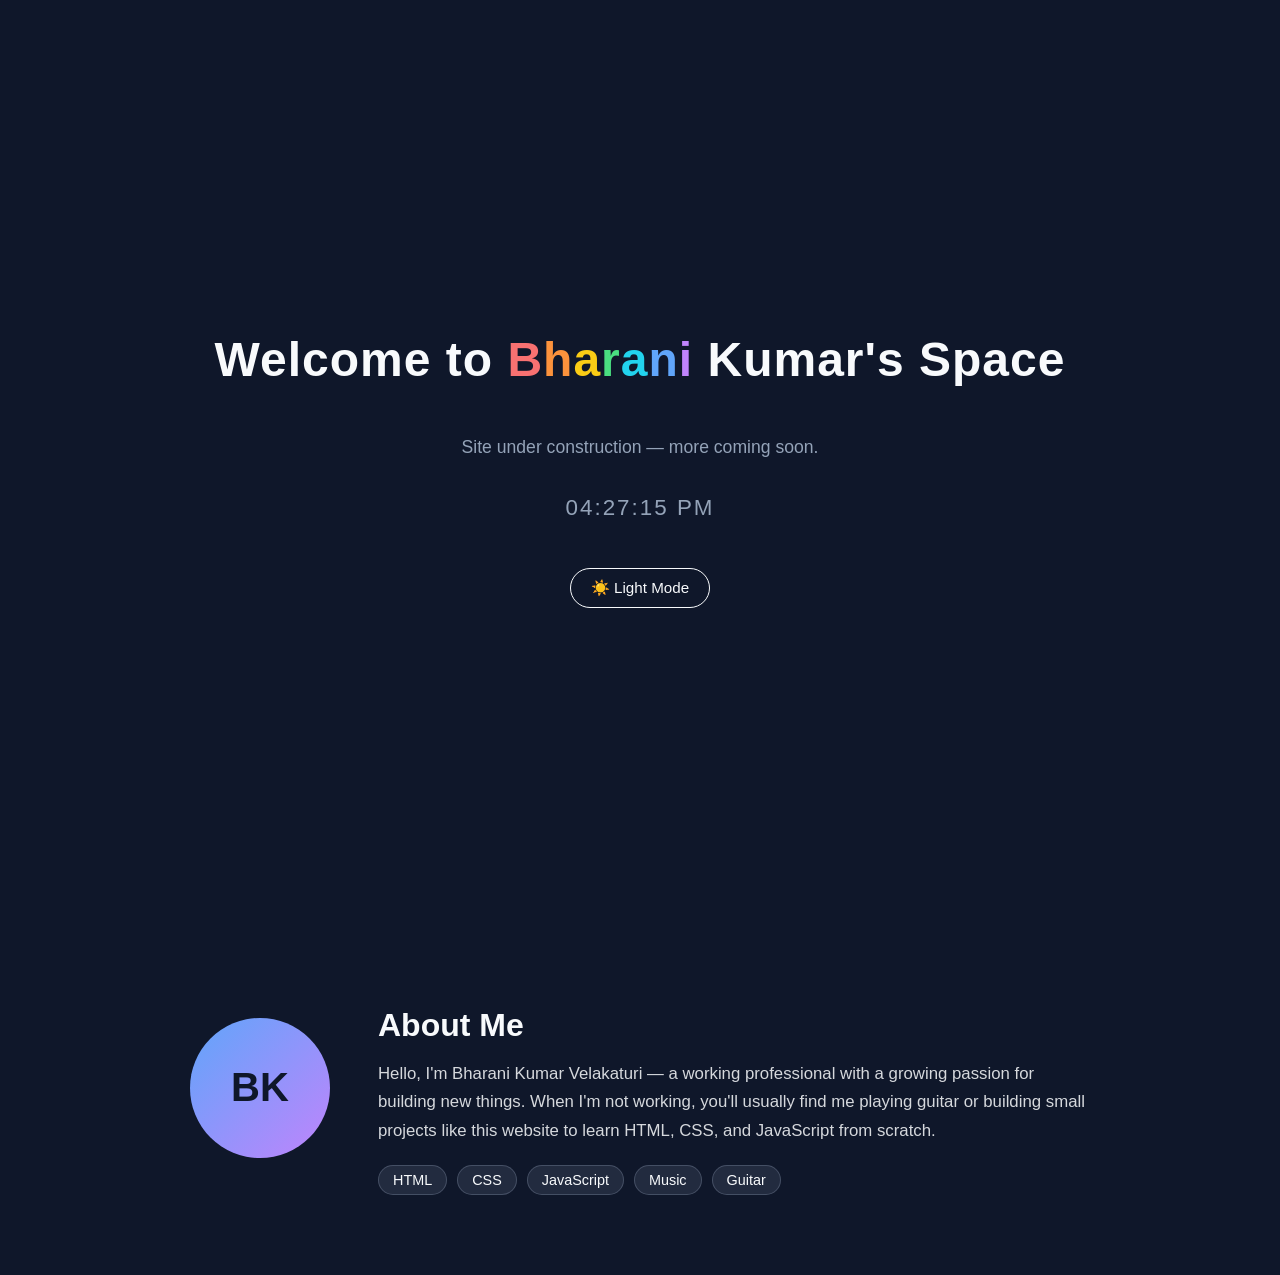
<file: index.html>
<!DOCTYPE html>
<html lang="en">
<head>
  <meta charset="UTF-8">
  <meta name="viewport" content="width=device-width, initial-scale=1.0">
  <title>Bharani Kumar Velakaturi</title>

  <!-- This line connects the CSS file to this page -->
  <link rel="stylesheet" href="style.css">
</head>
<body>
  <!-- HERO: the big welcome section you already had -->
  <section class="hero">
    <h1>Welcome to <span class="name"><span>B</span><span>h</span><span>a</span><span>r</span><span>a</span><span>n</span><span>i</span></span> Kumar's Space</h1>
    <p>Site under construction — more coming soon.</p>

    <!-- This empty element will be filled in by JavaScript -->
    <p id="clock" style="font-size: 1.4rem; margin-top: 20px; letter-spacing: 2px;"></p>

    <!-- Dark/Light mode toggle button -->
    <button id="theme-toggle">☀️ Light Mode</button>
  </section>

  <!-- ABOUT ME: new section below the hero -->
  <section class="about" id="about">
    <div class="about-photo">BK</div>

    <div class="about-content">
      <h2>About Me</h2>
      <p class="about-bio">
        Hello, I'm Bharani Kumar Velakaturi — a working professional with a
        growing passion for building new things. When I'm not working, you'll usually
        find me playing guitar or building small projects like this website
        to learn HTML, CSS, and JavaScript from scratch.
      </p>

      <div class="skills">
        <span class="skill-tag">HTML</span>
        <span class="skill-tag">CSS</span>
        <span class="skill-tag">JavaScript</span>
        <span class="skill-tag">Music</span>
        <span class="skill-tag">Guitar</span>
      </div>
    </div>
  </section>

  <!-- Load our JavaScript file at the bottom, after the HTML content -->
  <script src="script.js"></script>
</body>
</html>
</file>
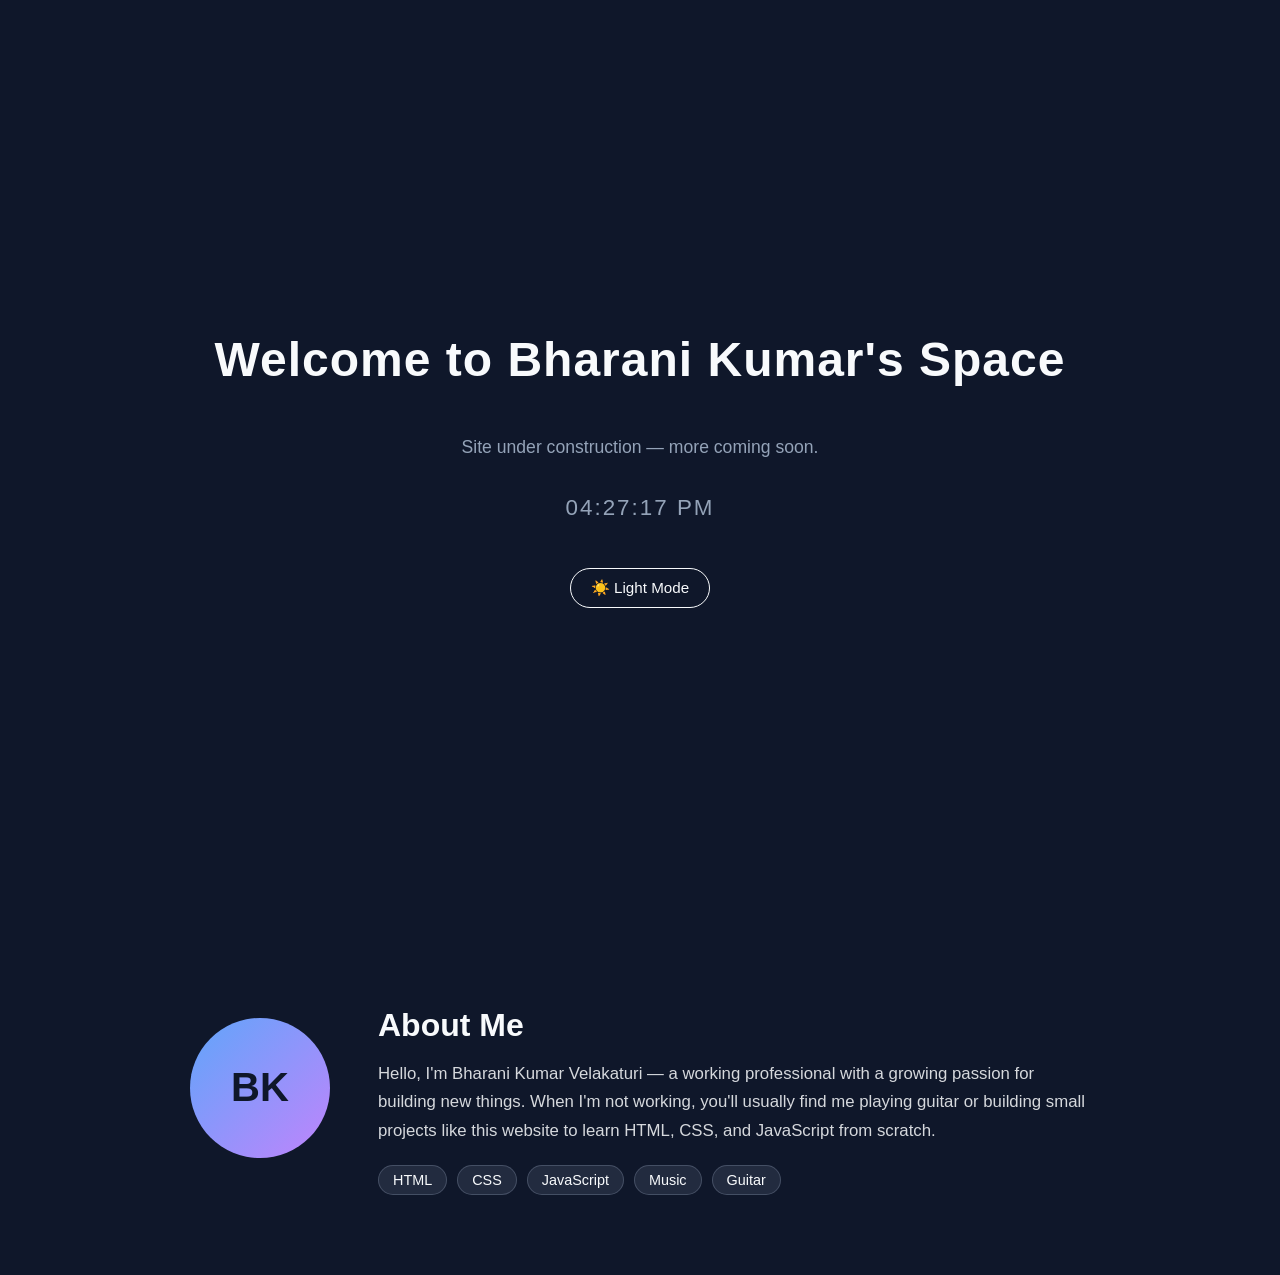
<file: bharani-website/index.html>
<!DOCTYPE html>
<html lang="en">
<head>
  <meta charset="UTF-8">
  <meta name="viewport" content="width=device-width, initial-scale=1.0">
  <title>Bharani Kumar Velakaturi</title>

  <!-- This line connects the CSS file to this page -->
  <link rel="stylesheet" href="style.css">
</head>
<body>
  <!-- HERO: the big welcome section you already had -->
  <section class="hero">
    <h1>Welcome to Bharani Kumar's Space</h1>
    <p>Site under construction — more coming soon.</p>

    <!-- This empty element will be filled in by JavaScript -->
    <p id="clock" style="font-size: 1.4rem; margin-top: 20px; letter-spacing: 2px;"></p>

    <!-- Dark/Light mode toggle button -->
    <button id="theme-toggle">☀️ Light Mode</button>
  </section>

  <!-- ABOUT ME: new section below the hero -->
  <section class="about" id="about">
    <div class="about-photo">BK</div>

    <div class="about-content">
      <h2>About Me</h2>
      <p class="about-bio">
        Hello, I'm Bharani Kumar Velakaturi — a working professional with a
        growing passion for building new things. When I'm not working, you'll usually
        find me playing guitar or building small projects like this website
        to learn HTML, CSS, and JavaScript from scratch.
      </p>

      <div class="skills">
        <span class="skill-tag">HTML</span>
        <span class="skill-tag">CSS</span>
        <span class="skill-tag">JavaScript</span>
        <span class="skill-tag">Music</span>
        <span class="skill-tag">Guitar</span>
      </div>
    </div>
  </section>

  <!-- Load our JavaScript file at the bottom, after the HTML content -->
  <script src="script.js"></script>
</body>
</html>
</file>
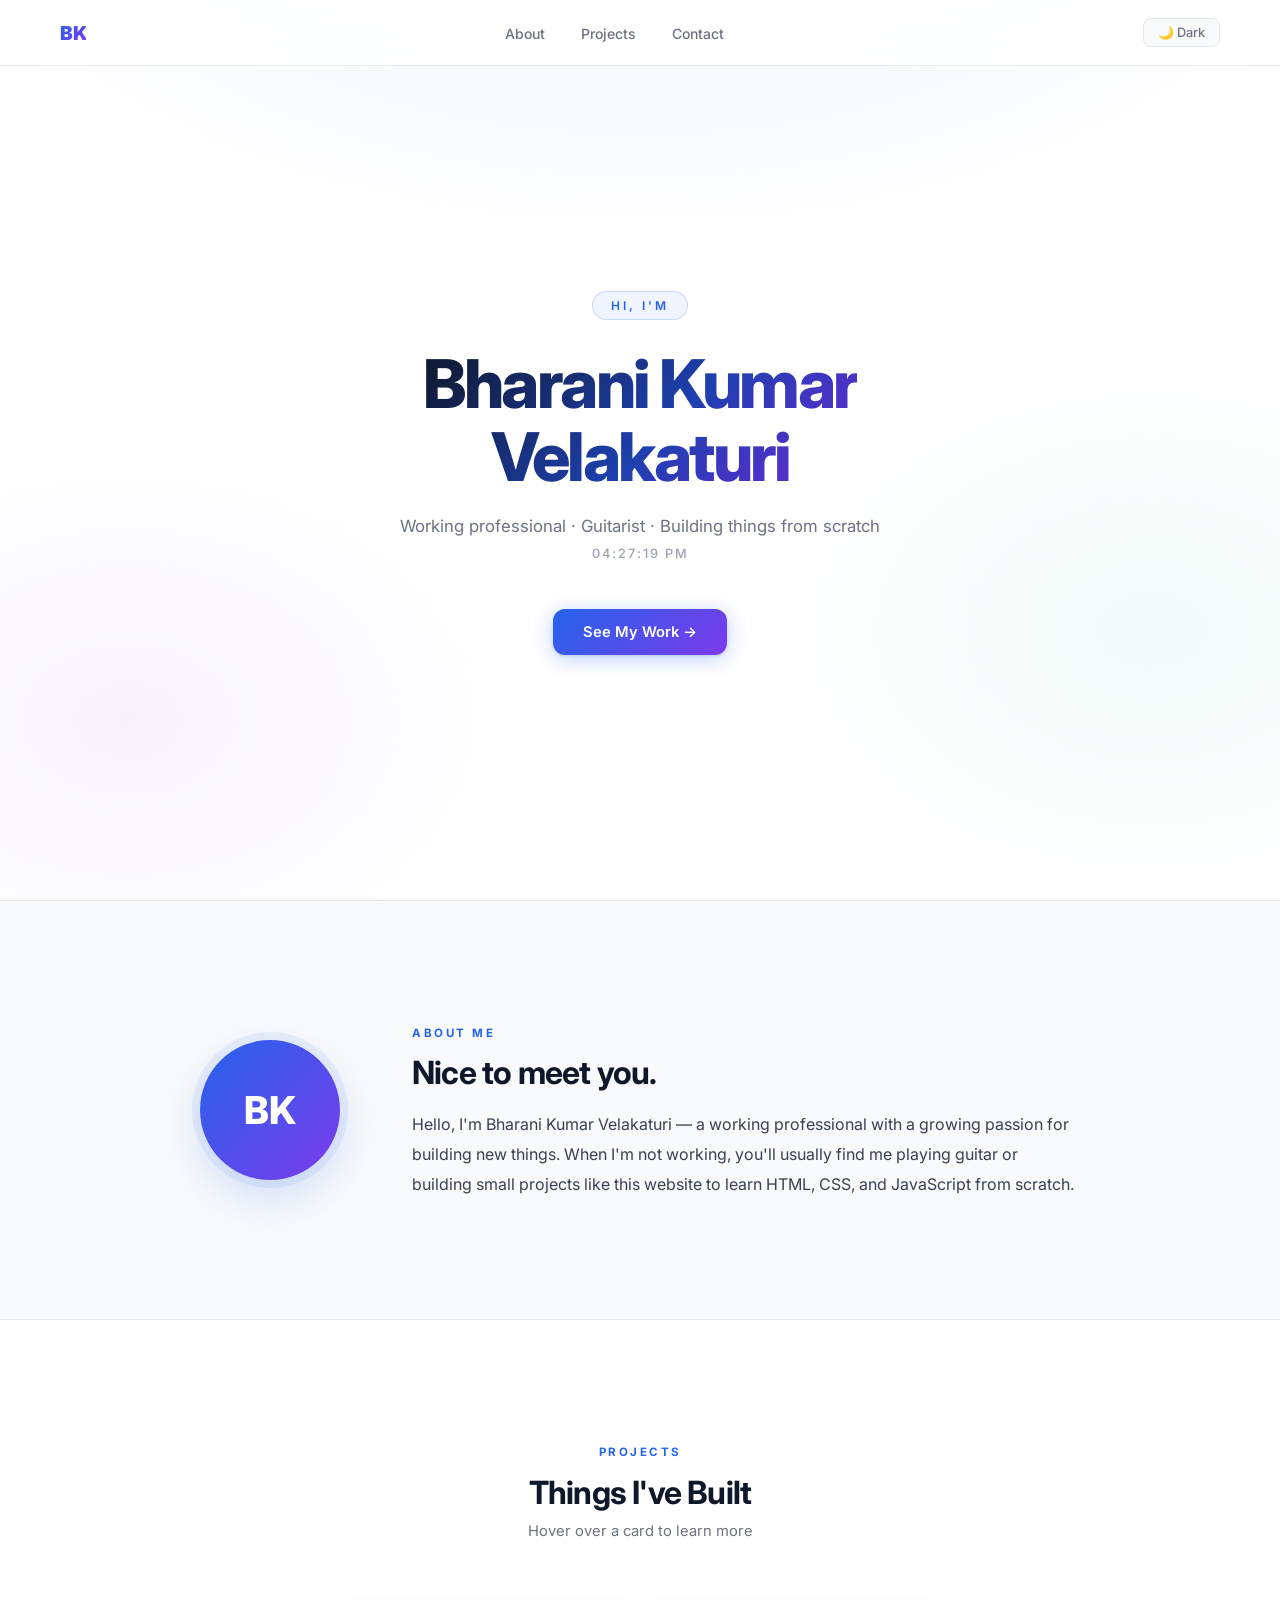
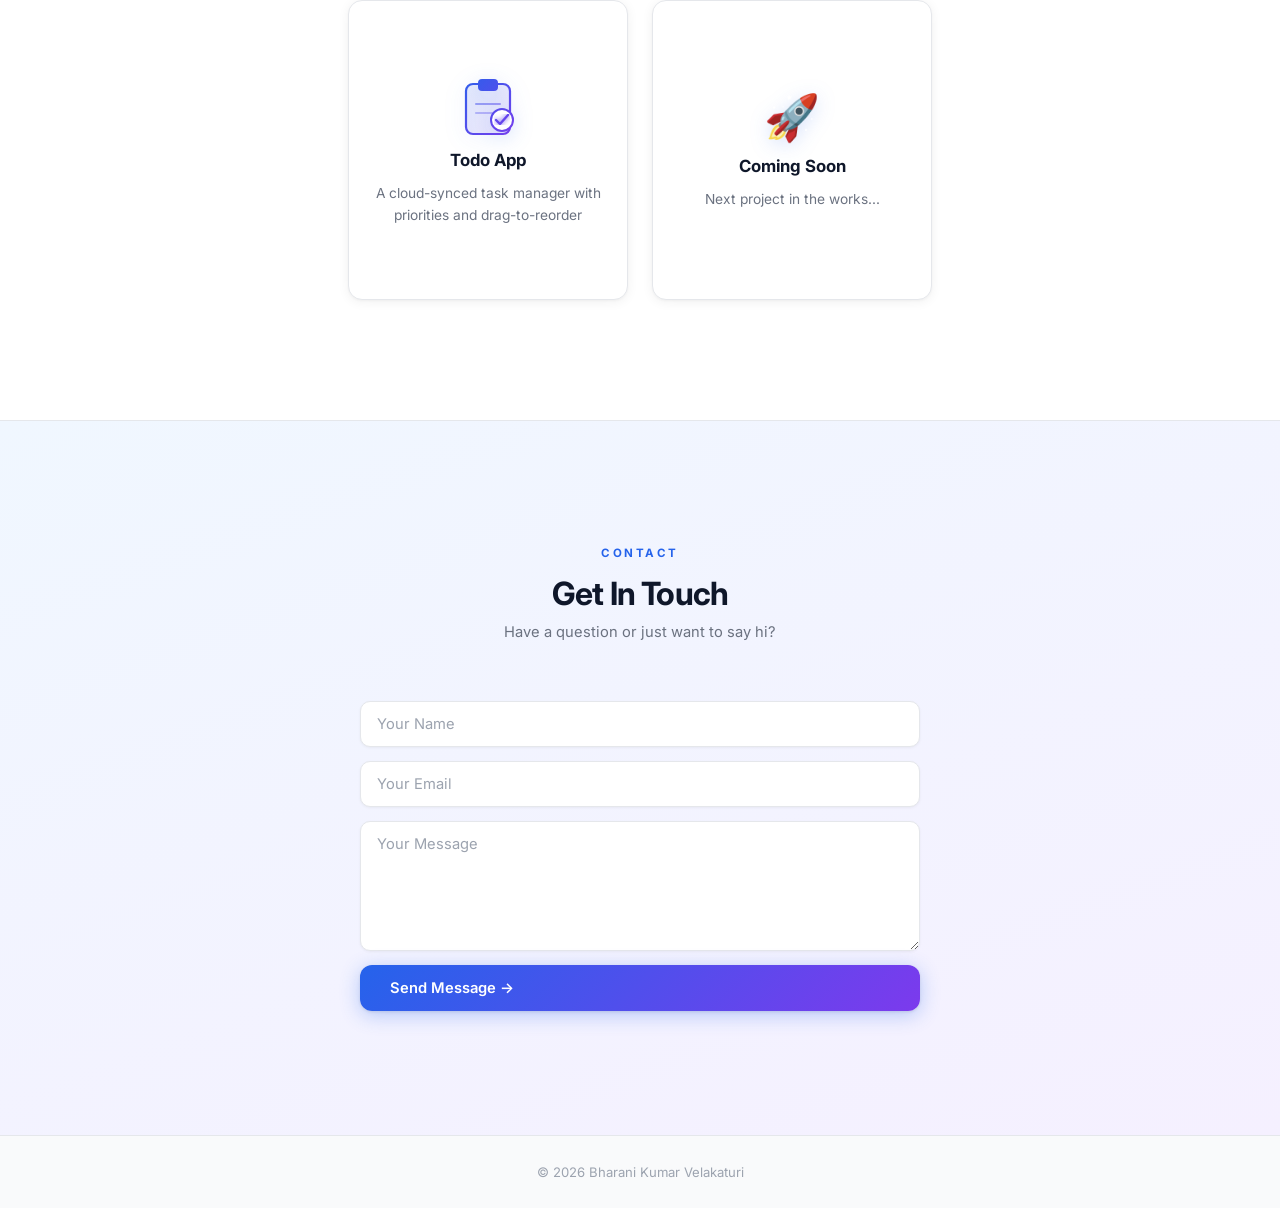
<file: bharani-website/homepage/index.html>
<!DOCTYPE html>
<html lang="en">
<head>
  <meta charset="UTF-8">
  <meta name="viewport" content="width=device-width, initial-scale=1.0">
  <title>Bharani Kumar Velakaturi</title>
  <link rel="preconnect" href="https://fonts.googleapis.com">
  <link rel="preconnect" href="https://fonts.gstatic.com" crossorigin>
  <link href="https://fonts.googleapis.com/css2?family=Inter:wght@300;400;500;600;700;800;900&display=swap" rel="stylesheet">
  <link rel="stylesheet" href="style.css">
</head>
<body>

  <!-- ===== NAVBAR ===== -->
  <nav class="navbar">
    <div class="nav-logo">BK</div>
    <ul class="nav-links">
      <li><a href="#about">About</a></li>
      <li><a href="#projects">Projects</a></li>
      <li><a href="#contact">Contact</a></li>
    </ul>
    <button id="theme-toggle">🌙 Dark</button>
  </nav>

  <!-- ===== HERO ===== -->
  <section class="hero">
    <p class="hero-greeting">HI, I'm</p>
    <h1>Bharani Kumar<br>Velakaturi</h1>
    <p class="hero-sub">Working professional · Guitarist · Building things from scratch</p>
    <p id="clock"></p>
    <a href="#projects" class="btn-primary">See My Work →</a>
  </section>

  <!-- ===== ABOUT ME ===== -->
  <section class="about" id="about">
    <div class="about-inner">
      <div class="about-photo">BK</div>
      <div class="about-content">
        <span class="section-label">About Me</span>
        <h2>Nice to meet you.</h2>
        <p class="about-bio">
          Hello, I'm Bharani Kumar Velakaturi — a working professional with a
          growing passion for building new things. When I'm not working, you'll usually
          find me playing guitar or building small projects like this website
          to learn HTML, CSS, and JavaScript from scratch.
        </p>
      </div>
    </div>
  </section>

  <!-- ===== PROJECTS ===== -->
  <section class="projects" id="projects">
    <div class="section-header">
      <span class="section-label">Projects</span>
      <h2 class="section-title">Things I've Built</h2>
      <p class="section-sub">Hover over a card to learn more</p>
    </div>

    <div class="projects-grid">

      <!-- Todo App Card -->
      <div class="project-card">
        <div class="card-front">
          <div class="card-icon">
            <svg width="64" height="64" viewBox="0 0 64 64" fill="none" xmlns="http://www.w3.org/2000/svg">
              <defs>
                <linearGradient id="iconGrad" x1="0" y1="0" x2="64" y2="64" gradientUnits="userSpaceOnUse">
                  <stop offset="0%" stop-color="#2563eb"/>
                  <stop offset="100%" stop-color="#7c3aed"/>
                </linearGradient>
                <filter id="glow">
                  <feGaussianBlur stdDeviation="2.5" result="blur"/>
                  <feMerge><feMergeNode in="blur"/><feMergeNode in="SourceGraphic"/></feMerge>
                </filter>
              </defs>
              <rect x="10" y="10" width="44" height="50" rx="7" fill="url(#iconGrad)" opacity="0.12"/>
              <rect x="10" y="10" width="44" height="50" rx="7" stroke="url(#iconGrad)" stroke-width="2.2"/>
              <rect x="22" y="5" width="20" height="12" rx="4" fill="url(#iconGrad)"/>
              <line x1="20" y1="30" x2="44" y2="30" stroke="url(#iconGrad)" stroke-width="2" stroke-linecap="round" opacity="0.5"/>
              <line x1="20" y1="39" x2="36" y2="39" stroke="url(#iconGrad)" stroke-width="2" stroke-linecap="round" opacity="0.35"/>
              <circle cx="46" cy="46" r="11" fill="white" stroke="url(#iconGrad)" stroke-width="2"/>
              <polyline points="40,46 44,50 52,41" stroke="url(#iconGrad)" stroke-width="2.4" stroke-linecap="round" stroke-linejoin="round" filter="url(#glow)"/>
            </svg>
          </div>
          <h3>Todo App</h3>
          <p>A cloud-synced task manager with priorities and drag-to-reorder</p>
        </div>
        <div class="card-back">
          <h3>Todo App</h3>
          <p>Add tasks, set priorities, drag to reorder. Syncs across all your devices with a username.</p>
          <div class="card-tags">
            <span>HTML</span><span>CSS</span><span>JavaScript</span><span>Firebase</span>
          </div>
          <a href="projects/todo-app/index.html" class="btn-card" target="_blank" rel="noopener noreferrer" onclick="window.open('projects/todo-app/index.html','_blank');return false;">Open App →</a>
        </div>
      </div>

      <!-- Placeholder card -->
      <div class="project-card coming-soon">
        <div class="card-front">
          <div class="card-icon" style="font-size:2.8rem;">🚀</div>
          <h3>Coming Soon</h3>
          <p>Next project in the works...</p>
        </div>
        <div class="card-back">
          <h3>More Coming</h3>
          <p>Stay tuned for new projects as I keep learning and building.</p>
        </div>
      </div>

    </div>
  </section>

  <!-- ===== CONTACT ===== -->
  <section class="contact" id="contact">
    <div class="contact-inner">
      <div class="section-header">
        <span class="section-label">Contact</span>
        <h2 class="section-title">Get In Touch</h2>
        <p class="section-sub">Have a question or just want to say hi?</p>
      </div>
      <form class="contact-form" onsubmit="handleSubmit(event)">
        <input type="text" placeholder="Your Name" required />
        <input type="email" placeholder="Your Email" required />
        <textarea rows="5" placeholder="Your Message" required></textarea>
        <button type="submit" class="btn-primary">Send Message →</button>
      </form>
      <p id="form-msg" class="form-msg"></p>
    </div>
  </section>

  <!-- ===== FOOTER ===== -->
  <footer class="footer">
    <p>© 2026 Bharani Kumar Velakaturi</p>
  </footer>

  <script src="script.js"></script>
</body>
</html>
</file>
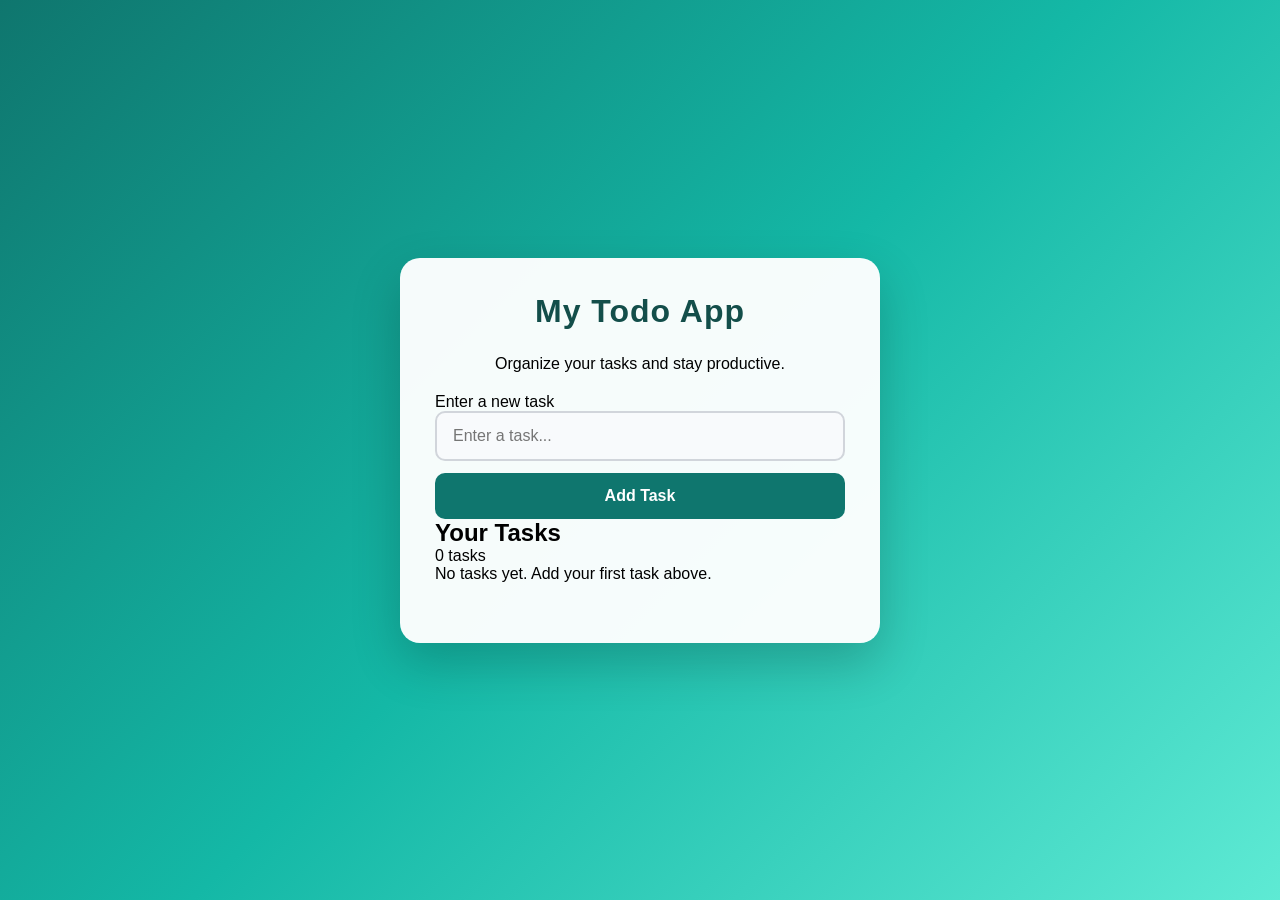
<file: projects/todo-app/index.html>
<!DOCTYPE html>
<html lang="en">

<head>
    <meta charset="UTF-8">

    <meta name="viewport" content="width=device-width, initial-scale=1.0">

    <meta name="description" content="A simple todo application for creating and managing daily tasks.">

    <title>My Todo App</title>

    <link rel="stylesheet" href="styles.css">
</head>

<body>
    <main class="container">

        <header class="app-header">
            <h1>My Todo App</h1>
            <p class="app-subtitle">Organize your tasks and stay productive.</p>
        </header>

        <form id="todoForm">
            <label for="todoInput" class="sr-only">
                Enter a new task
            </label>

            <div class="input-group">
                <input type="text" id="todoInput" name="todo" placeholder="Enter a task..." autocomplete="off"
                    maxlength="100" required>

                <button type="submit" id="addButton">
                    Add Task
                </button>
            </div>
        </form>

        <section class="task-section" aria-labelledby="taskHeading">
            <div class="task-header">
                <h2 id="taskHeading">Your Tasks</h2>

                <span id="taskCount" aria-live="polite">
                    0 tasks
                </span>
            </div>

            <p id="emptyMessage">
                No tasks yet. Add your first task above.
            </p>

            <ul id="todoList" aria-live="polite"></ul>
        </section>

    </main>

    <script src="app.js"></script>
</body>

</html>
</file>
<file: style.css>
/* ============================================
   style.css — all the visual design lives here
   ============================================ */

/* This targets the <body> tag — the whole page */
body {
  margin: 0;
  background: #0f172a;
  color: #f8fafc;
  font-family: 'Segoe UI', Arial, sans-serif;
  text-align: center;
}

/* The hero (welcome) section now handles the full-screen centering
   that used to be on <body> */
.hero {
  min-height: 100vh;
  display: flex;
  flex-direction: column;
  align-items: center;
  justify-content: center;
}

/* The big heading */
h1 {
  font-size: 3rem;
  font-weight: 700;
  letter-spacing: 1px;
}

/* The subtitle text below the heading */
p {
  font-size: 1.1rem;
  color: #94a3b8;
  margin-top: 10px;
}

/* Each letter of "Bharani" gets its own color.
   nth-child(1) = 1st letter, nth-child(2) = 2nd letter, etc. */
.name span {
  display: inline-block;
}
.name span:nth-child(1) { color: #f87171; } /* B - red */
.name span:nth-child(2) { color: #fb923c; } /* h - orange */
.name span:nth-child(3) { color: #facc15; } /* a - yellow */
.name span:nth-child(4) { color: #4ade80; } /* r - green */
.name span:nth-child(5) { color: #22d3ee; } /* a - cyan */
.name span:nth-child(6) { color: #60a5fa; } /* n - blue */
.name span:nth-child(7) { color: #c084fc; } /* i - purple */

/* NEW: hover effect — letters grow slightly when you mouse over them.
   Try changing the numbers below and see what happens! */
.name span {
  transition: transform 0.2s ease, text-shadow 0.2s ease;
  cursor: default;
}
.name span:hover {
  transform: translateY(-8px) scale(1.2);
  text-shadow: 0 0 12px currentColor;
}

/* ============================================
   RESPONSIVE DESIGN — rules that only apply
   when the screen is 600px wide or smaller
   (i.e. most phones)
   ============================================ */
@media (max-width: 600px) {
  h1 {
    font-size: 1.8rem;       /* smaller than the 3rem used on desktop */
    padding: 0 16px;         /* breathing room on the sides */
    line-height: 1.4;
  }
  p {
    font-size: 0.95rem;
    padding: 0 16px;
  }
}

/* Optional middle ground for tablets */
@media (max-width: 900px) and (min-width: 601px) {
  h1 {
    font-size: 2.3rem;
  }
}

/* ============================================
   LIGHT MODE — applied when JS adds
   class="light-mode" to <body>
   ============================================ */
body.light-mode {
  background: #f8fafc;
  color: #0f172a;
}
body.light-mode p {
  color: #475569;
}

/* The toggle button itself */
#theme-toggle {
  margin-top: 24px;
  padding: 10px 20px;
  font-size: 0.95rem;
  border: 1px solid currentColor;
  border-radius: 999px;
  background: transparent;
  color: inherit;
  cursor: pointer;
  transition: background 0.2s ease;
}
#theme-toggle:hover {
  background: rgba(148, 163, 184, 0.15);
}

/* ============================================
   ABOUT ME SECTION
   ============================================ */
.about {
  display: flex;
  align-items: center;
  justify-content: center;
  gap: 48px;
  max-width: 900px;
  margin: 0 auto;
  padding: 80px 24px;
  text-align: left;
}

/* Circular "photo" placeholder with your initials */
.about-photo {
  flex-shrink: 0;
  width: 140px;
  height: 140px;
  border-radius: 50%;
  background: linear-gradient(135deg, #60a5fa, #c084fc);
  display: flex;
  align-items: center;
  justify-content: center;
  font-size: 2.5rem;
  font-weight: 700;
  color: #0f172a;
}

.about-content h2 {
  font-size: 2rem;
  margin-bottom: 16px;
}

.about-bio {
  font-size: 1.05rem;
  line-height: 1.7;
  color: inherit;
  opacity: 0.85;
  margin-bottom: 20px;
}
body.light-mode .about-bio {
  color: #334155;
}

/* Skill tags — small rounded pills */
.skills {
  display: flex;
  flex-wrap: wrap;
  gap: 10px;
}
.skill-tag {
  background: rgba(148, 163, 184, 0.15);
  border: 1px solid rgba(148, 163, 184, 0.3);
  padding: 6px 14px;
  border-radius: 999px;
  font-size: 0.9rem;
}

/* On small screens, stack the photo above the text instead of side-by-side */
@media (max-width: 700px) {
  .about {
    flex-direction: column;
    text-align: center;
    padding: 60px 24px;
  }
  .skills {
    justify-content: center;
  }
}
</file>
<file: bharani-website/style.css>
/* ============================================
   style.css — all the visual design lives here
   ============================================ */

/* This targets the <body> tag — the whole page */
body {
  margin: 0;
  background: #0f172a;
  color: #f8fafc;
  font-family: 'Segoe UI', Arial, sans-serif;
  text-align: center;
}

/* The hero (welcome) section now handles the full-screen centering
   that used to be on <body> */
.hero {
  min-height: 100vh;
  display: flex;
  flex-direction: column;
  align-items: center;
  justify-content: center;
}

/* The big heading */
h1 {
  font-size: 3rem;
  font-weight: 700;
  letter-spacing: 1px;
}

/* The subtitle text below the heading */
p {
  font-size: 1.1rem;
  color: #94a3b8;
  margin-top: 10px;
}

/* NEW: hover effect — letters grow slightly when you mouse over them.
   Try changing the numbers below and see what happens! */
.name span {
  transition: transform 0.2s ease, text-shadow 0.2s ease;
  cursor: default;
}
.name span:hover {
  transform: translateY(-8px) scale(1.2);
  text-shadow: 0 0 12px currentColor;
}

/* ============================================
   RESPONSIVE DESIGN — rules that only apply
   when the screen is 600px wide or smaller
   (i.e. most phones)
   ============================================ */
@media (max-width: 600px) {
  h1 {
    font-size: 1.8rem;       /* smaller than the 3rem used on desktop */
    padding: 0 16px;         /* breathing room on the sides */
    line-height: 1.4;
  }
  p {
    font-size: 0.95rem;
    padding: 0 16px;
  }
}

/* Optional middle ground for tablets */
@media (max-width: 900px) and (min-width: 601px) {
  h1 {
    font-size: 2.3rem;
  }
}

/* ============================================
   LIGHT MODE — applied when JS adds
   class="light-mode" to <body>
   ============================================ */
body.light-mode {
  background: #f8fafc;
  color: #0f172a;
}
body.light-mode p {
  color: #475569;
}

/* The toggle button itself */
#theme-toggle {
  margin-top: 24px;
  padding: 10px 20px;
  font-size: 0.95rem;
  border: 1px solid currentColor;
  border-radius: 999px;
  background: transparent;
  color: inherit;
  cursor: pointer;
  transition: background 0.2s ease;
}
#theme-toggle:hover {
  background: rgba(148, 163, 184, 0.15);
}

/* ============================================
   ABOUT ME SECTION
   ============================================ */
.about {
  display: flex;
  align-items: center;
  justify-content: center;
  gap: 48px;
  max-width: 900px;
  margin: 0 auto;
  padding: 80px 24px;
  text-align: left;
}

/* Circular "photo" placeholder with your initials */
.about-photo {
  flex-shrink: 0;
  width: 140px;
  height: 140px;
  border-radius: 50%;
  background: linear-gradient(135deg, #60a5fa, #c084fc);
  display: flex;
  align-items: center;
  justify-content: center;
  font-size: 2.5rem;
  font-weight: 700;
  color: #0f172a;
}

.about-content h2 {
  font-size: 2rem;
  margin-bottom: 16px;
}

.about-bio {
  font-size: 1.05rem;
  line-height: 1.7;
  color: inherit;
  opacity: 0.85;
  margin-bottom: 20px;
}
body.light-mode .about-bio {
  color: #334155;
}

/* Skill tags — small rounded pills */
.skills {
  display: flex;
  flex-wrap: wrap;
  gap: 10px;
}
.skill-tag {
  background: rgba(148, 163, 184, 0.15);
  border: 1px solid rgba(148, 163, 184, 0.3);
  padding: 6px 14px;
  border-radius: 999px;
  font-size: 0.9rem;
}

/* On small screens, stack the photo above the text instead of side-by-side */
@media (max-width: 700px) {
  .about {
    flex-direction: column;
    text-align: center;
    padding: 60px 24px;
  }
  .skills {
    justify-content: center;
  }
}
</file>
<file: bharani-website/homepage/style.css>
/* ============================================
   style.css — Bharani Kumar Velakaturi
   ============================================ */

*, *::before, *::after { box-sizing: border-box; margin: 0; padding: 0; }

:root {
  --font:      'Inter', 'Segoe UI', Arial, sans-serif;
  --nav-h:     66px;
  --radius:    14px;
  --blue:      #2563eb;
  --blue-d:    #1d4ed8;
  --purple:    #7c3aed;
  --teal:      #0d9488;
  --text:      #0f172a;
  --body:      #374151;
  --muted:     #6b7280;
  --subtle:    #9ca3af;
  --border:    #e5e7eb;
  --bg:        #ffffff;
  --bg-soft:   #f9fafb;
}

html { scroll-behavior: smooth; }

body {
  font-family: var(--font);
  color: var(--text);
  background: var(--bg);
  -webkit-font-smoothing: antialiased;
  font-size: 16px;
}

/* ===== NAVBAR ===== */
.navbar {
  position: fixed;
  top: 0; left: 0; right: 0;
  height: var(--nav-h);
  z-index: 100;
  display: flex;
  align-items: center;
  justify-content: space-between;
  padding: 0 60px;
  background: rgba(255,255,255,0.85);
  backdrop-filter: blur(20px);
  border-bottom: 1px solid var(--border);
}

.nav-logo {
  font-size: 1.2rem;
  font-weight: 900;
  letter-spacing: -0.5px;
  background: linear-gradient(135deg, var(--blue), var(--purple));
  -webkit-background-clip: text;
  -webkit-text-fill-color: transparent;
  background-clip: text;
}

.nav-links {
  list-style: none;
  display: flex;
  gap: 36px;
}

.nav-links a {
  color: var(--muted);
  text-decoration: none;
  font-size: 0.875rem;
  font-weight: 500;
  transition: color 0.15s;
}
.nav-links a:hover { color: var(--text); }

#theme-toggle {
  padding: 6px 14px;
  font-size: 0.8rem;
  font-weight: 500;
  font-family: var(--font);
  border: 1px solid var(--border);
  border-radius: 8px;
  background: var(--bg-soft);
  color: var(--muted);
  cursor: pointer;
  transition: all 0.15s;
}
#theme-toggle:hover { color: var(--text); border-color: #d1d5db; }

/* ===== HERO ===== */
.hero {
  min-height: 100vh;
  display: flex;
  flex-direction: column;
  align-items: center;
  justify-content: center;
  text-align: center;
  padding: calc(var(--nav-h) + 60px) 24px 80px;
  position: relative;
  overflow: hidden;
  background:
    radial-gradient(ellipse 100% 80% at 50% -20%, rgba(37,99,235,0.09) 0%, transparent 60%),
    radial-gradient(ellipse 60% 60% at 10% 80%, rgba(124,58,237,0.06) 0%, transparent 50%),
    radial-gradient(ellipse 60% 60% at 90% 70%, rgba(13,148,136,0.05) 0%, transparent 50%),
    #ffffff;
}

/* Decorative grid dots */
.hero::before {
  content: '';
  position: absolute;
  inset: 0;
  background-image: radial-gradient(circle, #e5e7eb 1px, transparent 1px);
  background-size: 32px 32px;
  opacity: 0.5;
  mask-image: radial-gradient(ellipse 80% 80% at 50% 50%, black 20%, transparent 80%);
  -webkit-mask-image: radial-gradient(ellipse 80% 80% at 50% 50%, black 20%, transparent 80%);
}

.hero > * { position: relative; }

.hero-greeting {
  display: inline-block;
  font-size: 0.75rem;
  font-weight: 600;
  letter-spacing: 3px;
  text-transform: uppercase;
  color: var(--blue);
  background: rgba(37,99,235,0.07);
  border: 1px solid rgba(37,99,235,0.18);
  padding: 6px 18px;
  border-radius: 999px;
  margin-bottom: 28px;
}

.hero h1 {
  font-size: clamp(2.6rem, 6vw, 4.2rem);
  font-weight: 800;
  letter-spacing: -2.5px;
  line-height: 1.08;
  margin-bottom: 22px;
  background: linear-gradient(135deg, #0f172a 0%, #1e40af 55%, #6d28d9 100%);
  -webkit-background-clip: text;
  -webkit-text-fill-color: transparent;
  background-clip: text;
}

.hero-sub {
  color: var(--muted);
  font-size: 1.05rem;
  font-weight: 400;
  margin-bottom: 10px;
  max-width: 480px;
}

#clock {
  color: var(--subtle);
  font-size: 0.8rem;
  font-weight: 500;
  letter-spacing: 2px;
  margin-bottom: 48px;
}

.btn-primary {
  display: inline-flex;
  align-items: center;
  gap: 8px;
  padding: 14px 30px;
  background: linear-gradient(135deg, var(--blue), var(--purple));
  color: #fff;
  font-weight: 600;
  font-size: 0.92rem;
  font-family: var(--font);
  border-radius: 12px;
  text-decoration: none;
  border: none;
  cursor: pointer;
  box-shadow: 0 4px 20px rgba(37,99,235,0.3), 0 1px 3px rgba(0,0,0,0.1);
  transition: transform 0.2s, box-shadow 0.2s, opacity 0.2s;
}
.btn-primary:hover {
  transform: translateY(-2px);
  box-shadow: 0 8px 28px rgba(37,99,235,0.38), 0 2px 6px rgba(0,0,0,0.1);
  opacity: 0.95;
}

/* ===== ABOUT ===== */
.about {
  padding: 120px 24px;
  background: var(--bg-soft);
  border-top: 1px solid var(--border);
  border-bottom: 1px solid var(--border);
}

.about-inner {
  display: flex;
  align-items: center;
  gap: 72px;
  max-width: 880px;
  margin: 0 auto;
}

.about-photo {
  flex-shrink: 0;
  width: 140px;
  height: 140px;
  border-radius: 50%;
  background: linear-gradient(135deg, var(--blue), var(--purple));
  display: flex;
  align-items: center;
  justify-content: center;
  font-size: 2.4rem;
  font-weight: 800;
  color: #fff;
  box-shadow: 0 0 0 8px rgba(37,99,235,0.08), 0 16px 48px rgba(37,99,235,0.2);
}

.about-content { text-align: left; }

.section-label {
  display: inline-block;
  font-size: 0.72rem;
  font-weight: 700;
  letter-spacing: 2.5px;
  text-transform: uppercase;
  color: var(--blue);
  margin-bottom: 14px;
}

.about-content h2 {
  font-size: 2rem;
  font-weight: 700;
  letter-spacing: -0.8px;
  line-height: 1.2;
  margin-bottom: 18px;
  color: var(--text);
}

.about-bio {
  color: var(--body);
  line-height: 1.85;
  font-size: 1rem;
}

/* ===== PROJECTS ===== */
.projects {
  padding: 120px 24px;
  background: var(--bg);
}

.section-header {
  text-align: center;
  margin-bottom: 60px;
}

.section-title {
  font-size: 2rem;
  font-weight: 700;
  letter-spacing: -0.8px;
  color: var(--text);
  margin-bottom: 10px;
}

.section-sub {
  color: var(--muted);
  font-size: 0.92rem;
}

.projects-grid {
  display: flex;
  flex-wrap: wrap;
  gap: 24px;
  justify-content: center;
  max-width: 920px;
  margin: 0 auto;
}

.project-card {
  width: 280px;
  height: 300px;
  perspective: 1000px;
  cursor: pointer;
  position: relative;
  transform-style: preserve-3d;
  transition: transform 0.55s cubic-bezier(0.4,0,0.2,1);
}

.project-card .card-front,
.project-card .card-back {
  position: absolute;
  inset: 0;
  border-radius: var(--radius);
  padding: 32px 24px;
  backface-visibility: hidden;
  display: flex;
  flex-direction: column;
  align-items: center;
  justify-content: center;
  text-align: center;
  gap: 12px;
}

.card-front {
  background: var(--bg);
  border: 1px solid var(--border);
  box-shadow: 0 2px 12px rgba(0,0,0,0.06), 0 1px 3px rgba(0,0,0,0.04);
  transition: box-shadow 0.2s;
}
.project-card:hover .card-front {
  box-shadow: 0 8px 32px rgba(0,0,0,0.1);
}

.card-back {
  background: linear-gradient(140deg, #1e3a8a 0%, #4c1d95 100%);
  transform: rotateY(180deg);
  box-shadow: 0 12px 40px rgba(37,99,235,0.25);
}

.project-card:hover { transform: rotateY(180deg); }
.coming-soon:hover  { transform: none; cursor: default; }

.card-icon {
  display: flex;
  align-items: center;
  justify-content: center;
  filter: drop-shadow(0 4px 10px rgba(37,99,235,0.18));
}

.card-front h3 { font-size: 1.05rem; font-weight: 700; color: var(--text); }
.card-back h3  { font-size: 1.05rem; font-weight: 700; color: #fff; }
.card-front p  { color: var(--muted); font-size: 0.86rem; line-height: 1.6; }
.card-back p   { color: rgba(255,255,255,0.72); font-size: 0.86rem; line-height: 1.6; }

.card-tags {
  display: flex;
  gap: 6px;
  flex-wrap: wrap;
  justify-content: center;
}
.card-tags span {
  background: rgba(255,255,255,0.15);
  border: 1px solid rgba(255,255,255,0.22);
  padding: 3px 10px;
  border-radius: 6px;
  font-size: 0.74rem;
  font-weight: 500;
  color: rgba(255,255,255,0.88);
}

.btn-card {
  display: inline-block;
  padding: 9px 20px;
  background: rgba(255,255,255,0.95);
  color: #1e3a8a;
  font-weight: 700;
  font-size: 0.82rem;
  font-family: var(--font);
  border-radius: 8px;
  text-decoration: none;
  transition: opacity 0.2s, transform 0.15s;
}
.btn-card:hover { opacity: 0.9; transform: translateY(-1px); }

/* ===== CONTACT ===== */
.contact {
  padding: 120px 24px;
  background: linear-gradient(160deg, #f0f7ff 0%, #f5f0ff 100%);
  border-top: 1px solid var(--border);
}

.contact-inner {
  max-width: 560px;
  margin: 0 auto;
}

.contact-form {
  display: flex;
  flex-direction: column;
  gap: 14px;
  margin-top: 0;
}

.contact-form input,
.contact-form textarea {
  background: #fff;
  border: 1px solid var(--border);
  border-radius: 10px;
  padding: 13px 16px;
  color: var(--text);
  font-size: 0.92rem;
  font-family: var(--font);
  outline: none;
  transition: border-color 0.2s, box-shadow 0.2s;
  box-shadow: 0 1px 3px rgba(0,0,0,0.05);
}
.contact-form input::placeholder,
.contact-form textarea::placeholder { color: var(--subtle); }
.contact-form input:focus,
.contact-form textarea:focus {
  border-color: var(--blue);
  box-shadow: 0 0 0 3px rgba(37,99,235,0.1);
}
.contact-form textarea { resize: vertical; min-height: 130px; }

.form-msg {
  margin-top: 4px;
  color: var(--teal);
  font-size: 0.88rem;
  font-weight: 500;
  text-align: center;
}

/* ===== FOOTER ===== */
.footer {
  text-align: center;
  padding: 28px 24px;
  border-top: 1px solid var(--border);
  color: var(--subtle);
  font-size: 0.82rem;
  background: var(--bg-soft);
}

/* ===== DARK MODE ===== */
body.dark-mode {
  --bg:      #09111e;
  --bg-soft: #0d1929;
  --surface: #111f33;
  --border:  rgba(255,255,255,0.08);
  --text:    #f0f6ff;
  --body:    #b8cce0;
  --muted:   #7a9ab8;
  --subtle:  #4a6a88;
}

body.dark-mode .navbar {
  background: rgba(9,17,30,0.88);
}

body.dark-mode .hero {
  background:
    radial-gradient(ellipse 100% 80% at 50% -20%, rgba(37,99,235,0.14) 0%, transparent 60%),
    radial-gradient(ellipse 60% 60% at 10% 80%, rgba(124,58,237,0.1) 0%, transparent 50%),
    radial-gradient(ellipse 60% 60% at 90% 70%, rgba(13,148,136,0.08) 0%, transparent 50%),
    #09111e;
}

body.dark-mode .hero::before {
  background-image: radial-gradient(circle, rgba(255,255,255,0.06) 1px, transparent 1px);
}

body.dark-mode .about {
  background: #0d1929;
  border-color: rgba(255,255,255,0.07);
}

body.dark-mode .projects {
  background: var(--bg);
  border-color: rgba(255,255,255,0.07);
}

body.dark-mode .card-front {
  background: #111f33;
  border-color: rgba(255,255,255,0.08);
  box-shadow: 0 2px 16px rgba(0,0,0,0.3);
}

body.dark-mode .card-front h3 { color: #f0f6ff; }
body.dark-mode .card-front p  { color: #7a9ab8; }

body.dark-mode .contact {
  background: linear-gradient(160deg, #0d1929 0%, #120d28 100%);
  border-color: rgba(255,255,255,0.07);
}

body.dark-mode .contact-form input,
body.dark-mode .contact-form textarea {
  background: #111f33;
  border-color: rgba(255,255,255,0.08);
  color: #f0f6ff;
}
body.dark-mode .contact-form input::placeholder,
body.dark-mode .contact-form textarea::placeholder { color: #4a6a88; }
body.dark-mode .contact-form input:focus,
body.dark-mode .contact-form textarea:focus {
  border-color: var(--blue);
  box-shadow: 0 0 0 3px rgba(37,99,235,0.15);
}

body.dark-mode .footer {
  background: #0d1929;
  border-color: rgba(255,255,255,0.07);
}

body.dark-mode #theme-toggle {
  background: #111f33;
  border-color: rgba(255,255,255,0.1);
  color: #7a9ab8;
}

/* ===== RESPONSIVE ===== */
@media (max-width: 768px) {
  .navbar { padding: 0 20px; }
  .nav-links { gap: 22px; }

  .about-inner {
    flex-direction: column;
    text-align: center;
    gap: 36px;
  }
  .about-content { text-align: center; }
  .about { padding: 80px 24px; }
  .projects, .contact { padding: 80px 24px; }
}

@media (max-width: 480px) {
  .hero h1 { letter-spacing: -1.5px; }
}
</file>
<file: projects/todo-app/styles.css>
/* Reset default browser spacing */
* {
    margin: 0;
    padding: 0;
    box-sizing: border-box;
}

body {
    min-height: 100vh;
    padding: 20px;

    font-family: Arial, Helvetica, sans-serif;

    background:
        linear-gradient(
            135deg,
            #0f766e,
            #14b8a6,
            #5eead4
        );

    display: flex;
    justify-content: center;
    align-items: center;
}

/* Main todo card */
.container {
    width: 100%;
    max-width: 480px;
    padding: 35px;

    background-color: rgba(255, 255, 255, 0.96);

    border-radius: 20px;

    box-shadow:
        0 20px 50px rgba(0, 0, 0, 0.2);

    animation: fadeIn 0.5s ease;
}

/* Main heading */
h1 {
    margin-bottom: 25px;

    color: #134e4a;

    text-align: center;
    font-size: 32px;
    letter-spacing: 1px;
}

/* Input field */
#todoInput {
    width: 100%;
    padding: 14px 16px;
    margin-bottom: 12px;

    font-size: 16px;

    color: #1f2937;
    background-color: #f8fafc;

    border: 2px solid #d1d5db;
    border-radius: 10px;

    outline: none;

    transition:
        border-color 0.3s ease,
        box-shadow 0.3s ease,
        background-color 0.3s ease;
}

/* Input active state */
#todoInput:focus {
    background-color: white;
    border-color: #0f766e;

    box-shadow:
        0 0 0 4px rgba(15, 118, 110, 0.15);
}

/* Add button */
#addButton {
    width: 100%;
    padding: 14px;

    color: white;
    background-color: #0f766e;

    border: none;
    border-radius: 10px;

    font-size: 16px;
    font-weight: bold;

    cursor: pointer;

    transition:
        background-color 0.3s ease,
        transform 0.2s ease,
        box-shadow 0.3s ease;
}

/* Add button hover */
#addButton:hover {
    background-color: #115e59;

    transform: translateY(-2px);

    box-shadow:
        0 8px 18px rgba(15, 118, 110, 0.3);
}

/* Add button click */
#addButton:active {
    transform: translateY(0);
}

/* Todo list */
#todoList {
    margin-top: 25px;

    list-style: none;

    display: flex;
    flex-direction: column;
    gap: 12px;
}

/* Individual task */
#todoList li {
    padding: 14px 15px;

    color: #1f2937;
    background-color: #f0fdfa;

    border-left: 5px solid #14b8a6;
    border-radius: 10px;

    font-size: 16px;

    display: flex;
    justify-content: space-between;
    align-items: center;
    gap: 12px;

    box-shadow:
        0 4px 10px rgba(0, 0, 0, 0.08);

    animation: taskAppear 0.3s ease;

    transition:
        transform 0.2s ease,
        box-shadow 0.2s ease,
        background-color 0.2s ease;
}

/* Task hover */
#todoList li:hover {
    background-color: #ccfbf1;

    transform: translateY(-2px);

    box-shadow:
        0 7px 16px rgba(0, 0, 0, 0.12);
}

/* Delete button */
.delete-btn {
    padding: 8px 12px;

    color: white;
    background-color: #ef4444;

    border: none;
    border-radius: 8px;

    font-size: 14px;
    font-weight: bold;

    cursor: pointer;

    flex-shrink: 0;

    transition:
        background-color 0.3s ease,
        transform 0.2s ease,
        box-shadow 0.3s ease;
}

/* Delete button hover */
.delete-btn:hover {
    background-color: #dc2626;

    transform: scale(1.05);

    box-shadow:
        0 5px 12px rgba(239, 68, 68, 0.3);
}

/* Delete button click */
.delete-btn:active {
    transform: scale(0.95);
}

/* Page opening animation */
@keyframes fadeIn {
    from {
        opacity: 0;
        transform: translateY(20px);
    }

    to {
        opacity: 1;
        transform: translateY(0);
    }
}

/* New task animation */
@keyframes taskAppear {
    from {
        opacity: 0;
        transform: translateX(-15px);
    }

    to {
        opacity: 1;
        transform: translateX(0);
    }
}

/* Mobile styling */
@media (max-width: 500px) {
    body {
        align-items: flex-start;
        padding-top: 40px;
    }

    .container {
        padding: 25px 20px;
        border-radius: 16px;
    }

    h1 {
        font-size: 27px;
    }

    #todoList li {
        font-size: 15px;
    }
}
.app-header {
    text-align: center;
    margin-bottom: 20px;
}
</file>
